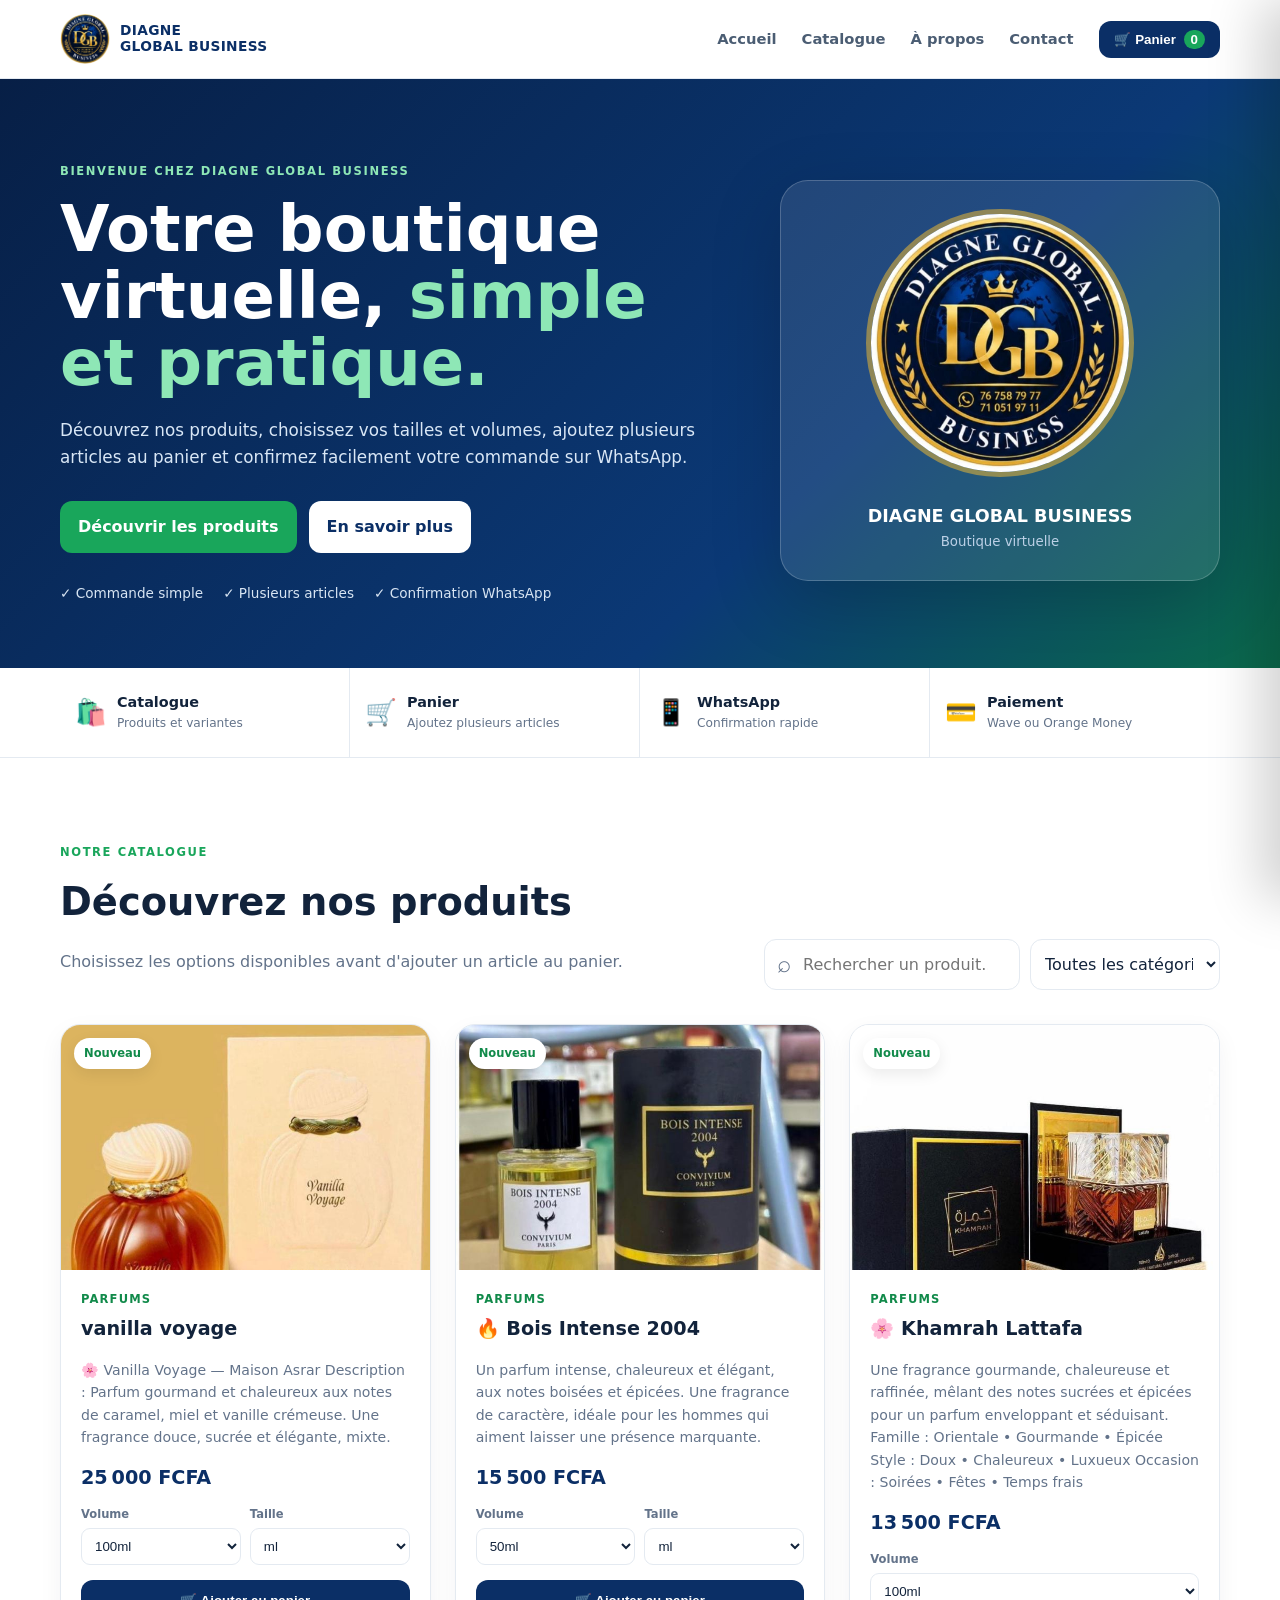
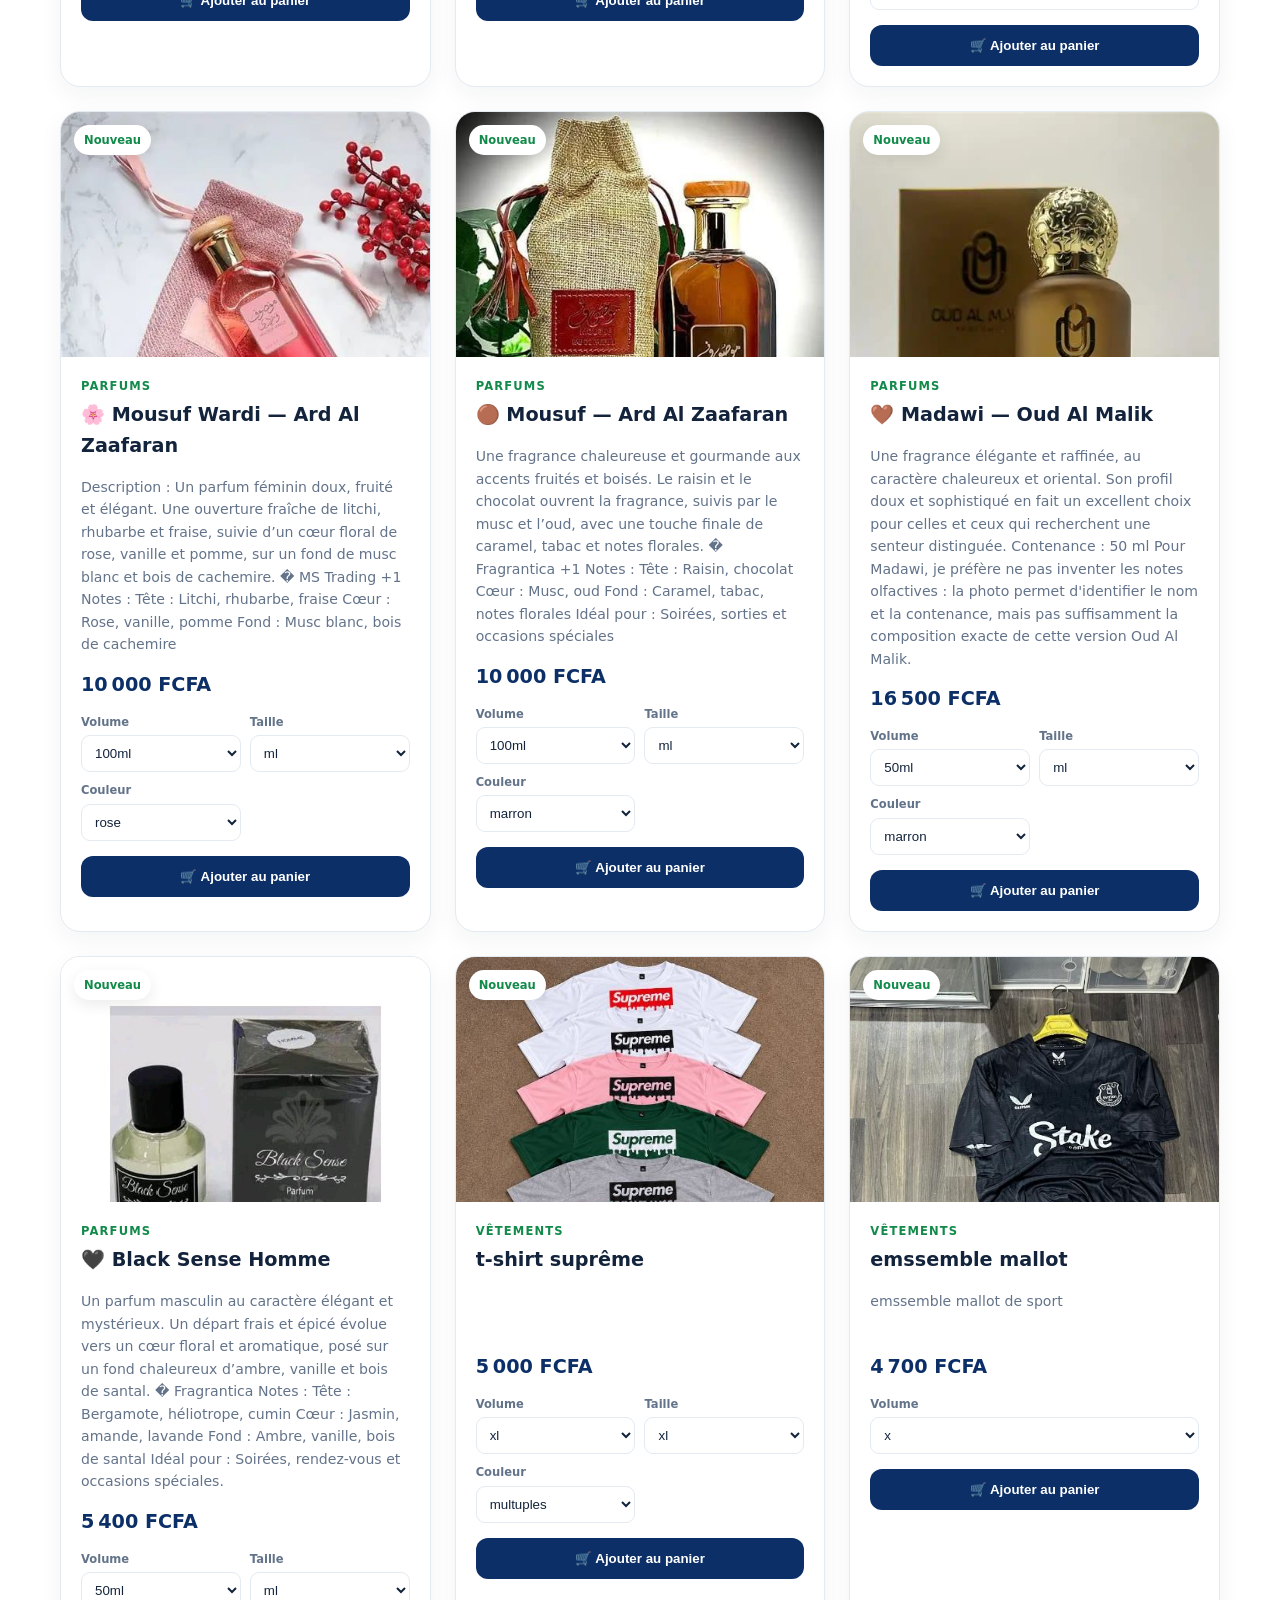
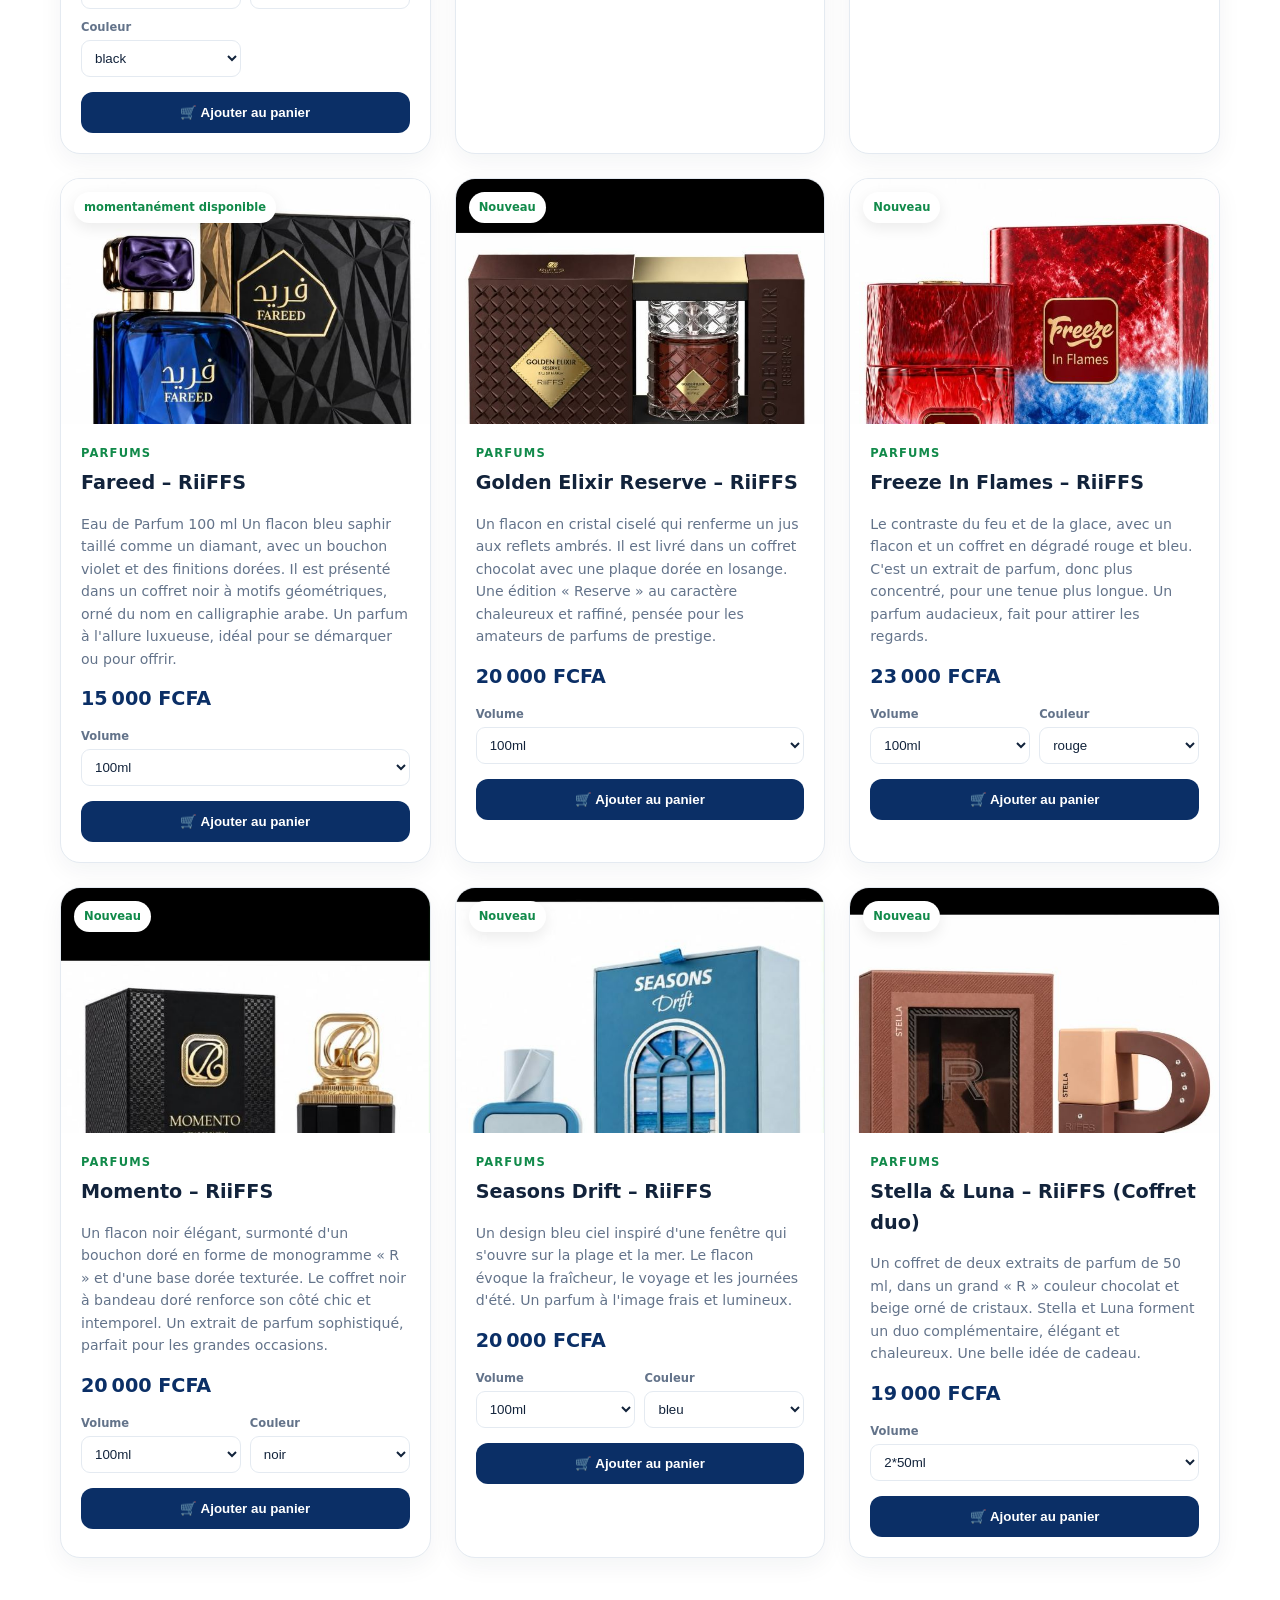
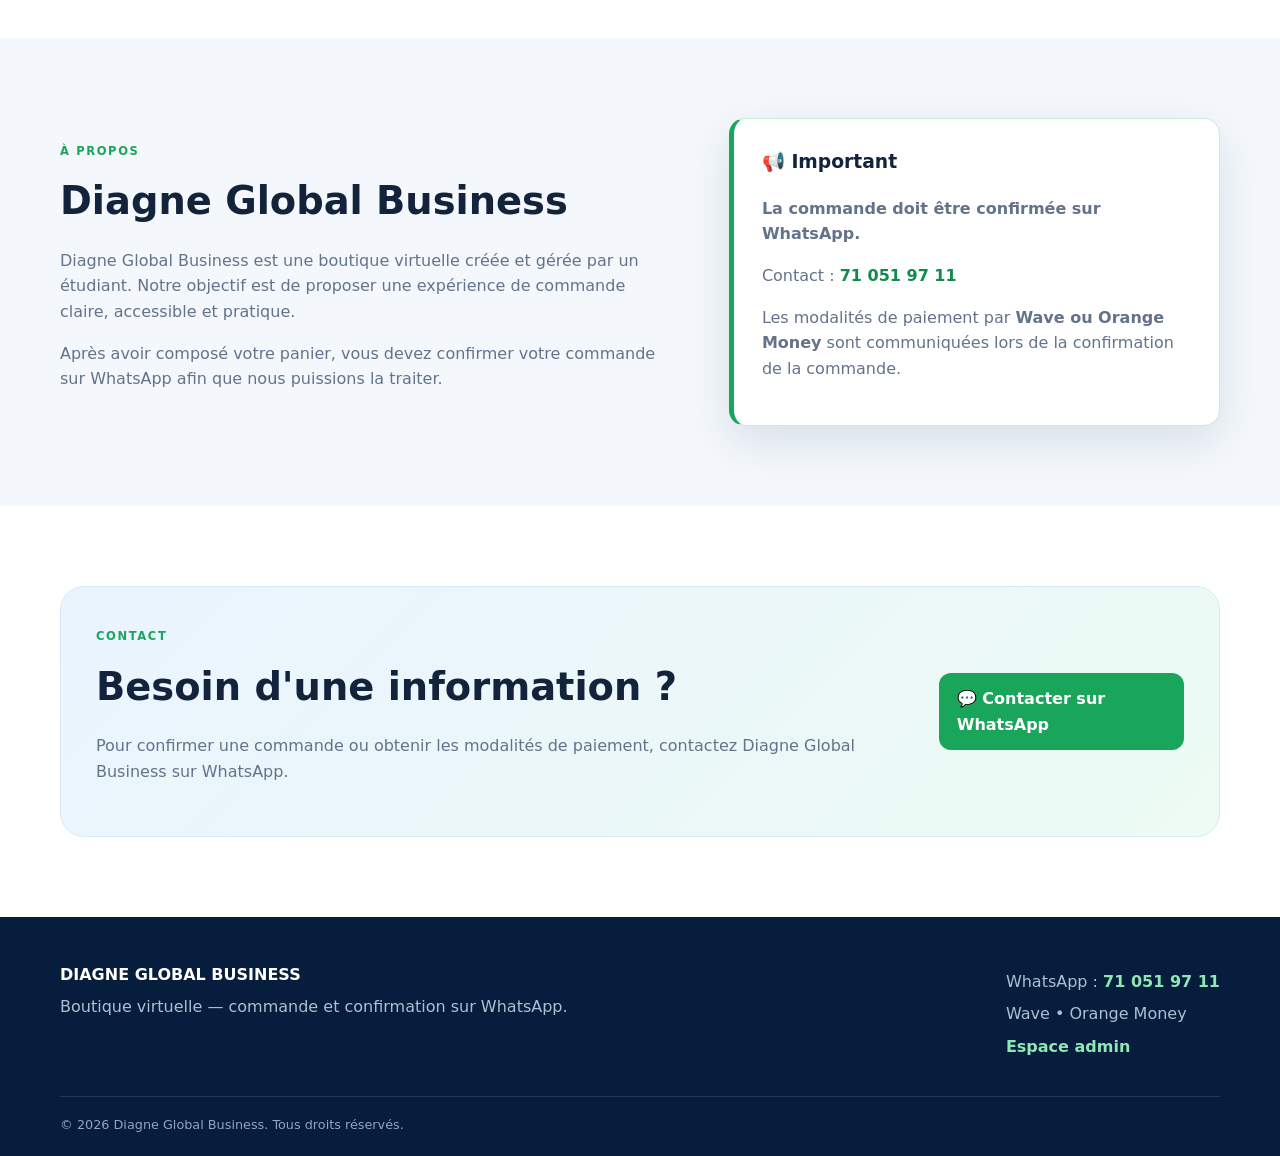
<file: index.html>
<!DOCTYPE html>
<html lang="fr">
<head>
  <meta charset="UTF-8">
  <meta name="viewport" content="width=device-width, initial-scale=1.0">
  <meta name="description" content="Diagne Global Business — boutique virtuelle. Découvrez nos produits, composez votre panier et confirmez votre commande sur WhatsApp.">
  <title>Diagne Global Business | Boutique virtuelle</title>
  <link rel="stylesheet" href="style.css">
</head>
<body>
  <header class="site-header">
    <div class="container nav-wrap">
      <a class="brand" href="#accueil" aria-label="Diagne Global Business - accueil">
        <img src="logo/logo.png" alt="Logo Diagne Global Business">
        <span>DIAGNE <strong>GLOBAL BUSINESS</strong></span>
      </a>
      <nav class="nav" aria-label="Navigation principale">
        <a href="#accueil">Accueil</a>
        <a href="#catalogue">Catalogue</a>
        <a href="#apropos">À propos</a>
        <a href="#contact">Contact</a>
      </nav>
      <button class="cart-button" id="openCartBtn" type="button" aria-label="Ouvrir le panier">
        🛒 <span>Panier</span> <b id="cartCount">0</b>
      </button>
    </div>
  </header>

  <main>
    <section class="hero" id="accueil">
      <div class="container hero-grid">
        <div class="hero-content">
          <span class="eyebrow">BIENVENUE CHEZ DIAGNE GLOBAL BUSINESS</span>
          <h1>Votre boutique virtuelle, <span>simple et pratique.</span></h1>
          <p>Découvrez nos produits, choisissez vos tailles et volumes, ajoutez plusieurs articles au panier et confirmez facilement votre commande sur WhatsApp.</p>
          <div class="hero-actions">
            <a class="btn btn-green" href="#catalogue">Découvrir les produits</a>
            <a class="btn btn-light" href="#apropos">En savoir plus</a>
          </div>
          <div class="hero-points">
            <span>✓ Commande simple</span><span>✓ Plusieurs articles</span><span>✓ Confirmation WhatsApp</span>
          </div>
        </div>
        <div class="hero-card">
          <img src="logo/logo.png" alt="Diagne Global Business">
          <div><strong>DIAGNE GLOBAL BUSINESS</strong><small>Boutique virtuelle</small></div>
        </div>
      </div>
    </section>

    <section class="trust-strip">
      <div class="container trust-grid">
        <div><span>🛍️</span><strong>Catalogue</strong><small>Produits et variantes</small></div>
        <div><span>🛒</span><strong>Panier</strong><small>Ajoutez plusieurs articles</small></div>
        <div><span>📱</span><strong>WhatsApp</strong><small>Confirmation rapide</small></div>
        <div><span>💳</span><strong>Paiement</strong><small>Wave ou Orange Money</small></div>
      </div>
    </section>

    <section class="section" id="catalogue">
      <div class="container">
        <div class="section-heading">
          <div><span class="eyebrow">NOTRE CATALOGUE</span><h2>Découvrez nos produits</h2><p>Choisissez les options disponibles avant d'ajouter un article au panier.</p></div>
          <div class="catalog-tools">
            <label class="search"><span>⌕</span><input id="searchInput" type="search" placeholder="Rechercher un produit..." aria-label="Rechercher un produit"></label>
            <select id="categoryFilter" aria-label="Filtrer par catégorie"><option value="all">Toutes les catégories</option></select>
          </div>
        </div>
        <div id="productsGrid" class="products-grid"></div>
        <p id="emptyProducts" class="empty-state hidden">Aucun produit ne correspond à votre recherche.</p>
      </div>
    </section>

    <section class="section soft" id="apropos">
      <div class="container about-grid">
        <div><span class="eyebrow">À PROPOS</span><h2>Diagne Global Business</h2><p>Diagne Global Business est une boutique virtuelle créée et gérée par un étudiant. Notre objectif est de proposer une expérience de commande claire, accessible et pratique.</p><p>Après avoir composé votre panier, vous devez confirmer votre commande sur WhatsApp afin que nous puissions la traiter.</p></div>
        <div class="notice"><h3>📢 Important</h3><p><strong>La commande doit être confirmée sur WhatsApp.</strong></p><p>Contact : <a href="https://wa.me/221710519711" target="_blank" rel="noopener">71 051 97 11</a></p><p>Les modalités de paiement par <strong>Wave ou Orange Money</strong> sont communiquées lors de la confirmation de la commande.</p></div>
      </div>
    </section>

    <section class="section contact-section" id="contact">
      <div class="container contact-card">
        <div><span class="eyebrow">CONTACT</span><h2>Besoin d'une information ?</h2><p>Pour confirmer une commande ou obtenir les modalités de paiement, contactez Diagne Global Business sur WhatsApp.</p></div>
        <a class="btn btn-green" href="https://wa.me/221710519711" target="_blank" rel="noopener">💬 Contacter sur WhatsApp</a>
      </div>
    </section>
  </main>

  <footer class="footer"><div class="container footer-grid"><div><strong>DIAGNE GLOBAL BUSINESS</strong><p>Boutique virtuelle — commande et confirmation sur WhatsApp.</p></div><div><p>WhatsApp : <a href="https://wa.me/221710519711" target="_blank" rel="noopener">71 051 97 11</a></p><p>Wave • Orange Money</p><p><a href="admin.html" rel="nofollow">Espace admin</a></p></div></div><div class="container copyright">© <span id="year"></span> Diagne Global Business. Tous droits réservés.</div></footer>

  <div class="overlay hidden" id="overlay"></div>
  <aside class="cart-drawer" id="cartDrawer" aria-label="Panier" aria-hidden="true">
    <div class="drawer-head"><div><span class="eyebrow">VOTRE SÉLECTION</span><h2>Mon panier</h2></div><button id="closeCartBtn" class="icon-btn" type="button" aria-label="Fermer">×</button></div>
    <div id="cartItems" class="cart-items"></div>
    <div class="cart-empty" id="cartEmpty"><div>🛒</div><h3>Votre panier est vide</h3><p>Ajoutez des produits pour préparer votre commande.</p></div>
    <div class="cart-footer"><div class="total-row"><span>Total</span><strong id="cartTotal">0 FCFA</strong></div><button class="btn btn-green full" id="checkoutBtn" type="button">Passer la commande</button><button class="btn btn-outline full" id="clearCartBtn" type="button">Vider le panier</button></div>
  </aside>

  <div class="modal hidden" id="checkoutModal" role="dialog" aria-modal="true" aria-labelledby="checkoutTitle">
    <div class="modal-card">
      <button id="closeModalBtn" class="icon-btn modal-close" type="button" aria-label="Fermer">×</button>
      <span class="eyebrow">DERNIÈRE ÉTAPE</span><h2 id="checkoutTitle">Vos informations</h2><p class="muted">Remplissez le formulaire. Votre commande sera préparée pour WhatsApp.</p>
      <form id="checkoutForm" novalidate>
        <div class="form-grid"><label>Nom *<input id="lastName" required></label><label>Prénom *<input id="firstName" required></label></div>
        <label>Téléphone *<input id="phone" type="tel" inputmode="tel" placeholder="77 000 00 00" required></label>
        <label>Lieu de livraison *<input id="deliveryPlace" placeholder="Ex. Dakar, Parcelles Assainies" required></label>
        <label>Adresse / précision de livraison<textarea id="address" rows="3" placeholder="Quartier, point de repère, etc."></textarea></label>
        <div class="form-error" id="formError" role="alert"></div>
        <button class="btn btn-green full" type="submit">💬 Valider ma commande sur WhatsApp</button>
      </form>
    </div>
  </div>

  <div class="toast" id="toast" role="status"></div>
  <script src="produits.js"></script>
  <script src="script.js"></script>
</body>
</html>
</file>
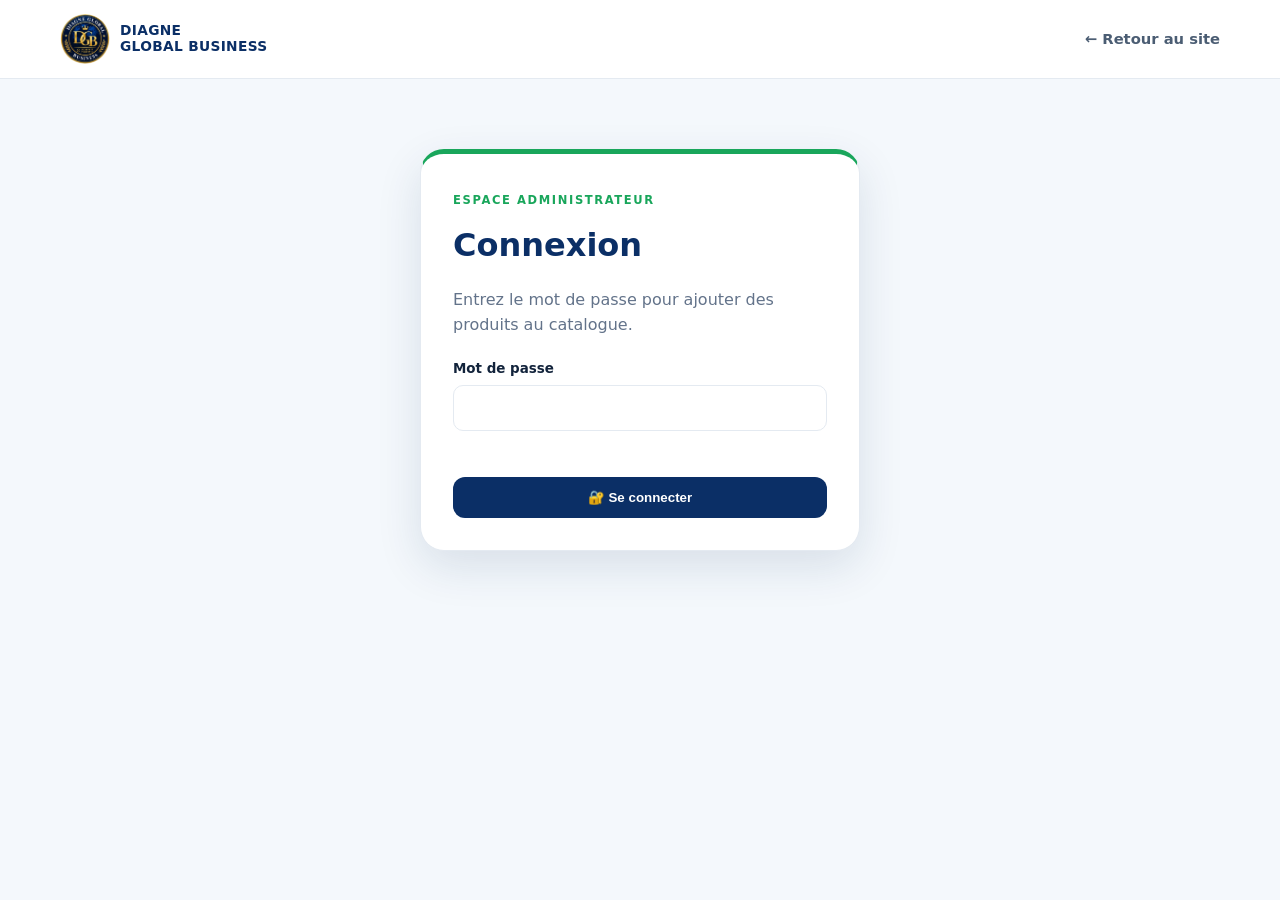
<file: admin.html>
<!DOCTYPE html>
<html lang="fr">
<head>
  <meta charset="UTF-8">
  <meta name="viewport" content="width=device-width, initial-scale=1.0">
  <meta name="robots" content="noindex, nofollow">
  <title>Administration | Diagne Global Business</title>
  <link rel="stylesheet" href="style.css">
  <link rel="stylesheet" href="admin.css">
</head>
<body class="admin-body">
  <header class="site-header">
    <div class="container nav-wrap">
      <a class="brand" href="index.html"><img src="logo/logo.png" alt="Logo"><span>DIAGNE <strong>GLOBAL BUSINESS</strong></span></a>
      <nav class="nav"><a href="index.html">← Retour au site</a></nav>
      <button class="btn btn-outline hidden" id="logoutBtn" type="button">Se déconnecter</button>
    </div>
  </header>

  <!-- CONNEXION -->
  <main class="container login-wrap" id="loginView">
    <div class="login-card">
      <span class="eyebrow">ESPACE ADMINISTRATEUR</span>
      <h1>Connexion</h1>
      <p class="muted">Entrez le mot de passe pour ajouter des produits au catalogue.</p>
      <form id="loginForm" novalidate>
        <label>Mot de passe<input id="password" type="password" autocomplete="current-password" required></label>
        <div class="form-error" id="loginError" role="alert"></div>
        <button class="btn btn-blue full" type="submit">🔐 Se connecter</button>
      </form>
    </div>
  </main>

  <!-- TABLEAU DE BORD -->
  <main class="container admin-grid hidden" id="adminView">
    <section class="admin-card">
      <span class="eyebrow">NOUVEAU PRODUIT</span>
      <h2>Ajouter un produit</h2>
      <form id="productForm" novalidate>
        <label>Nom du produit *<input id="pNom" required></label>
        <div class="form-grid">
          <label>Catégorie *<input id="pCategorie" list="catList" placeholder="Parfums, Vêtements..." required></label>
          <label>Prix (FCFA) *<input id="pPrix" type="number" min="0" step="100" required></label>
        </div>
        <datalist id="catList"></datalist>
        <label>Description<textarea id="pDescription" rows="3"></textarea></label>
        <label>Volumes <small>(séparés par des virgules : 30 ml, 50 ml)</small><input id="pVolumes"></label>
        <label>Tailles <small>(S, M, L, XL)</small><input id="pTailles"></label>
        <label>Couleurs <small>(Blanc, Noir, Bleu)</small><input id="pCouleurs"></label>
        <div class="form-grid">
          <label>Badge<input id="pBadge" placeholder="Nouveau, Populaire..." value="Nouveau"></label>
          <label>Photo<input id="pImage" type="file" accept="image/*"></label>
        </div>
        <img id="imgPreview" class="img-preview hidden" alt="Aperçu de la photo">
        <div class="form-error" id="productError" role="alert"></div>
        <button class="btn btn-green full" type="submit">➕ Ajouter au catalogue</button>
      </form>
    </section>

    <section class="admin-card">
      <span class="eyebrow">CATALOGUE</span>
      <h2>Produits <small id="countLabel"></small></h2>
      <div id="adminList" class="admin-list"></div>
      <div class="admin-note">
        <strong>Important :</strong> les produits ajoutés ici sont enregistrés dans <u>ce navigateur</u> uniquement.
        Pour les publier pour tous les clients, cliquez sur « Exporter produits.js » et remplacez le fichier <code>produits.js</code> du site.
      </div>
      <div class="admin-actions">
        <button class="btn btn-blue" id="exportBtn" type="button">⬇️ Exporter produits.js</button>
      </div>
    </section>
  </main>

  <div class="toast" id="toast" role="status"></div>
  <script src="produits.js"></script>
  <script src="admin.js"></script>
</body>
</html>
</file>
<file: style.css>
:root{--blue:#0b2f66;--blue2:#0e5bb7;--green:#118a4a;--green2:#19a65b;--white:#fff;--ink:#12233b;--muted:#63738a;--line:#e4eaf1;--soft:#f4f8fc;--gold:#d8ad3b;--shadow:0 16px 45px rgba(14,48,89,.12);--radius:20px}
*{box-sizing:border-box}html{scroll-behavior:smooth}body{margin:0;font-family:Inter,system-ui,-apple-system,BlinkMacSystemFont,"Segoe UI",sans-serif;color:var(--ink);background:#fff;line-height:1.6}body.no-scroll{overflow:hidden}a{text-decoration:none;color:inherit}.container{width:min(1160px,92%);margin:auto}.site-header{position:sticky;top:0;z-index:50;background:rgba(255,255,255,.96);backdrop-filter:blur(12px);border-bottom:1px solid var(--line)}.nav-wrap{min-height:78px;display:flex;align-items:center;gap:26px}.brand{display:flex;align-items:center;gap:10px;font-weight:800;color:var(--blue);letter-spacing:.02em}.brand img{width:50px;height:50px;object-fit:cover;border-radius:50%}.brand span{font-size:.86rem;line-height:1.15}.brand strong{display:block}.nav{display:flex;gap:25px;margin-left:auto}.nav a{font-size:.92rem;font-weight:700;color:#4b5d73}.nav a:hover{color:var(--green)}.cart-button{border:0;background:var(--blue);color:#fff;padding:11px 15px;border-radius:12px;font-weight:800;cursor:pointer}.cart-button b{background:var(--green2);padding:2px 7px;border-radius:20px;margin-left:4px}.hero{background:linear-gradient(135deg,#071f46 0%,#0b3976 65%,#0b6b4c 100%);color:#fff;padding:78px 0 64px;overflow:hidden}.hero-grid{display:grid;grid-template-columns:1.2fr .8fr;gap:60px;align-items:center}.eyebrow{font-size:.72rem;font-weight:900;letter-spacing:.14em;color:var(--green2)}.hero .eyebrow{color:#8ee7b6}.hero h1{font-size:clamp(2.35rem,5vw,4.4rem);line-height:1.05;margin:13px 0 20px;max-width:760px}.hero h1 span{color:#8ee7b6}.hero p{max-width:670px;color:#d9e7f6;font-size:1.05rem}.hero-actions{display:flex;gap:12px;flex-wrap:wrap;margin:30px 0}.btn{border:0;border-radius:12px;padding:13px 18px;font-weight:900;cursor:pointer;display:inline-flex;justify-content:center;align-items:center;gap:8px;transition:.2s}.btn:hover{transform:translateY(-2px)}.btn-green{background:var(--green2);color:#fff}.btn-blue{background:var(--blue);color:#fff}.btn-light{background:#fff;color:var(--blue)}.btn-outline{background:#fff;color:var(--blue);border:1px solid var(--line)}.btn:disabled{opacity:.45;cursor:not-allowed;transform:none}.full{width:100%}.hero-points{display:flex;gap:20px;flex-wrap:wrap;color:#d8e5f3;font-size:.85rem}.hero-card{background:rgba(255,255,255,.1);border:1px solid rgba(255,255,255,.2);padding:28px;border-radius:28px;box-shadow:0 20px 70px rgba(0,0,0,.18);text-align:center}.hero-card img{width:min(300px,70%);aspect-ratio:1;object-fit:cover;border-radius:50%;border:5px solid rgba(216,173,59,.6);margin-bottom:18px}.hero-card strong,.hero-card small{display:block}.hero-card strong{font-size:1.1rem}.hero-card small{color:#bcd0e6}.trust-strip{border-bottom:1px solid var(--line);background:#fff}.trust-grid{display:grid;grid-template-columns:repeat(4,1fr)}.trust-grid>div{padding:23px 15px;display:grid;grid-template-columns:auto 1fr;column-gap:10px;align-items:center;border-right:1px solid var(--line)}.trust-grid>div:last-child{border-right:0}.trust-grid span{grid-row:span 2;font-size:1.6rem}.trust-grid strong{font-size:.9rem}.trust-grid small{color:var(--muted);font-size:.76rem}.section{padding:80px 0}.soft{background:var(--soft)}.section-heading{display:flex;justify-content:space-between;align-items:end;gap:30px;margin-bottom:34px}.section-heading h2,.about-grid h2,.contact-card h2{font-size:clamp(1.8rem,3vw,2.7rem);margin:8px 0}.section-heading p,.about-grid p,.contact-card p{color:var(--muted)}.catalog-tools{display:flex;gap:10px;min-width:min(440px,100%)}.search{display:flex;align-items:center;gap:8px;border:1px solid var(--line);border-radius:12px;padding:0 12px;background:#fff;flex:1}.search span{font-size:1.5rem;color:var(--muted)}.search input,.catalog-tools select{border:0;outline:0;background:transparent;padding:12px 4px;width:100%;font:inherit;color:var(--ink)}.catalog-tools select{border:1px solid var(--line);border-radius:12px;width:190px;background:#fff;padding:0 10px}.products-grid{display:grid;grid-template-columns:repeat(3,1fr);gap:24px}.product-card{background:#fff;border:1px solid var(--line);border-radius:var(--radius);overflow:hidden;box-shadow:0 8px 25px rgba(18,35,59,.05);transition:.2s}.product-card:hover{transform:translateY(-5px);box-shadow:var(--shadow)}.product-media{height:245px;background:linear-gradient(135deg,#eaf2fb,#f7fafc);position:relative;display:grid;place-items:center;overflow:hidden}.product-media img{width:100%;height:100%;object-fit:cover}.product-placeholder{display:grid;place-items:center;color:var(--blue);opacity:.75}.product-placeholder span{font-size:4rem}.product-placeholder small{font-weight:800}.badge{position:absolute;top:13px;left:13px;background:#fff;color:var(--green);font-size:.72rem;font-weight:900;padding:6px 10px;border-radius:20px;box-shadow:0 5px 15px rgba(0,0,0,.08)}.product-body{padding:20px}.product-category{font-size:.72rem;text-transform:uppercase;letter-spacing:.1em;color:var(--green);font-weight:900}.product-body h3{margin:5px 0;font-size:1.2rem}.product-body p{color:var(--muted);font-size:.88rem;min-height:48px}.price{font-size:1.2rem;font-weight:900;color:var(--blue);margin:12px 0}.options{display:grid;grid-template-columns:1fr 1fr;gap:9px;margin-bottom:15px}.option-label{font-size:.72rem;font-weight:800;color:var(--muted)}.option-label:only-child{grid-column:1/-1}.option-label select{display:block;width:100%;margin-top:4px;padding:9px;border:1px solid var(--line);border-radius:9px;background:#fff;color:var(--ink)}.about-grid{display:grid;grid-template-columns:1fr .8fr;gap:55px;align-items:center}.notice{background:#fff;border:1px solid #cdebd9;border-left:5px solid var(--green2);border-radius:16px;padding:28px;box-shadow:var(--shadow)}.notice h3{margin-top:0}.notice a{color:var(--green);font-weight:900}.contact-card{background:linear-gradient(135deg,#eaf4ff,#ecfbf3);border:1px solid #d9e8f4;border-radius:24px;padding:35px;display:flex;align-items:center;justify-content:space-between;gap:30px}.footer{background:#071d3e;color:#dce7f2;padding:45px 0 20px}.footer-grid{display:flex;justify-content:space-between;gap:30px}.footer strong{color:#fff}.footer p{color:#aebfd2;margin:7px 0}.footer a{color:#8ee7b6;font-weight:800}.copyright{border-top:1px solid rgba(255,255,255,.12);margin-top:30px;padding-top:18px;font-size:.8rem;color:#91a5bc}.overlay{position:fixed;inset:0;background:rgba(2,15,30,.52);z-index:70}.hidden{display:none!important}.cart-drawer{position:fixed;z-index:80;top:0;right:0;width:min(470px,100%);height:100vh;background:#fff;transform:translateX(100%);transition:.3s;box-shadow:-20px 0 50px rgba(0,0,0,.18);display:flex;flex-direction:column}.cart-drawer.open{transform:translateX(0)}.drawer-head{padding:25px;border-bottom:1px solid var(--line);display:flex;justify-content:space-between;align-items:center}.drawer-head h2{margin:3px 0}.icon-btn{border:0;background:#edf3f9;color:var(--blue);width:38px;height:38px;border-radius:50%;font-size:1.4rem;cursor:pointer}.cart-items{padding:10px 25px;overflow:auto;flex:1}.cart-item{padding:17px 0;border-bottom:1px solid var(--line);display:flex;justify-content:space-between;gap:15px}.cart-item-main{display:grid;gap:2px}.cart-item-main small{color:var(--muted)}.cart-item-main span{font-weight:900;color:var(--blue)}.cart-controls{display:flex;align-items:center;gap:7px}.cart-controls button{width:29px;height:29px;border:1px solid var(--line);background:#fff;border-radius:7px;cursor:pointer}.cart-controls .remove{color:#c53a3a}.cart-empty{text-align:center;padding:50px 30px;color:var(--muted)}.cart-empty div{font-size:3rem}.cart-empty h3{color:var(--ink)}.cart-footer{padding:20px 25px;border-top:1px solid var(--line);display:grid;gap:10px}.total-row{display:flex;justify-content:space-between;font-size:1.15rem;margin-bottom:5px}.total-row strong{color:var(--blue)}.modal{position:fixed;inset:0;z-index:100;background:rgba(2,15,30,.62);display:grid;place-items:center;padding:20px}.modal-card{width:min(560px,100%);max-height:92vh;overflow:auto;background:#fff;border-radius:24px;padding:30px;position:relative;box-shadow:var(--shadow)}.modal-close{position:absolute;right:18px;top:18px}.modal-card h2{margin:8px 0}.muted{color:var(--muted)}form{display:grid;gap:14px;margin-top:20px}form label{display:grid;gap:6px;font-weight:800;font-size:.84rem}form input,form textarea{width:100%;font:inherit;border:1px solid var(--line);border-radius:10px;padding:11px;outline:0}form input:focus,form textarea:focus{border-color:var(--blue2);box-shadow:0 0 0 3px rgba(14,91,183,.08)}.form-grid{display:grid;grid-template-columns:1fr 1fr;gap:12px}.form-error{color:#b72f35;font-size:.85rem;min-height:18px}.toast{position:fixed;z-index:120;left:50%;bottom:25px;transform:translate(-50%,20px);background:#071d3e;color:#fff;padding:12px 18px;border-radius:12px;box-shadow:var(--shadow);opacity:0;pointer-events:none;transition:.25s}.toast.show{opacity:1;transform:translate(-50%,0)}.empty-state{text-align:center;color:var(--muted);padding:25px}
@media(max-width:900px){.nav{display:none}.hero-grid,.about-grid{grid-template-columns:1fr}.hero-card{max-width:480px;margin:auto}.products-grid{grid-template-columns:repeat(2,1fr)}.section-heading{display:block}.catalog-tools{margin-top:20px}.trust-grid{grid-template-columns:repeat(2,1fr)}.trust-grid>div:nth-child(2){border-right:0}.contact-card{display:block}.contact-card .btn{margin-top:15px}}
@media(max-width:600px){.nav-wrap{min-height:68px}.brand img{width:42px;height:42px}.brand span{font-size:.72rem}.cart-button span{display:none}.hero{padding:52px 0}.hero h1{font-size:2.45rem}.hero-actions .btn{width:100%}.products-grid{grid-template-columns:1fr}.trust-grid{grid-template-columns:1fr 1fr}.trust-grid>div{border-bottom:1px solid var(--line)}.catalog-tools{display:grid;grid-template-columns:1fr}.catalog-tools select{width:100%;height:48px}.options{grid-template-columns:1fr}.form-grid{grid-template-columns:1fr}.footer-grid{display:block}.section{padding:58px 0}.product-media{height:260px}.modal-card{padding:24px}.brand{min-width:0}.brand span{white-space:nowrap;overflow:hidden;text-overflow:ellipsis}}
</file>
<file: admin.css>
.admin-body{background:var(--soft);min-height:100vh}
.login-wrap{display:grid;place-items:center;padding:70px 0}
.login-card{width:min(440px,100%);background:#fff;border:1px solid var(--line);border-top:5px solid var(--green2);border-radius:24px;padding:32px;box-shadow:var(--shadow)}
.login-card h1{margin:8px 0;color:var(--blue)}
.admin-grid{display:grid;grid-template-columns:1fr 1fr;gap:24px;padding:40px 0 70px;align-items:start}
.admin-card{background:#fff;border:1px solid var(--line);border-radius:24px;padding:28px;box-shadow:var(--shadow)}
.admin-card h2{margin:6px 0 0;color:var(--blue)}
.admin-card h2 small{color:var(--green);font-size:.9rem}
.admin-card form label small{font-weight:600;color:var(--muted)}
.img-preview{width:100%;max-height:220px;object-fit:cover;border-radius:14px;border:1px solid var(--line)}
.admin-list{display:grid;gap:10px;margin:18px 0;max-height:520px;overflow:auto}
.admin-item{display:flex;align-items:center;gap:12px;padding:10px;border:1px solid var(--line);border-radius:14px;background:#fff}
.admin-item img,.admin-item .thumb{width:54px;height:54px;border-radius:10px;object-fit:cover;background:linear-gradient(135deg,#eaf2fb,#ecfbf3);display:grid;place-items:center;flex:none}
.admin-item div.info{flex:1;min-width:0}
.admin-item strong{display:block;color:var(--blue);white-space:nowrap;overflow:hidden;text-overflow:ellipsis}
.admin-item small{color:var(--muted)}
.tag{font-size:.68rem;font-weight:900;padding:3px 8px;border-radius:20px;background:#e6f6ee;color:var(--green)}
.tag.base{background:#e8f0fb;color:var(--blue2)}
.admin-item .del{border:0;background:#fdecec;color:#c53a3a;border-radius:10px;padding:8px 11px;font-weight:900;cursor:pointer}
.admin-note{background:#eef6ff;border-left:4px solid var(--blue2);border-radius:10px;padding:12px 14px;font-size:.85rem;color:var(--ink)}
.admin-actions{margin-top:14px;display:flex;gap:10px;flex-wrap:wrap}
code{background:#eef3f9;padding:1px 6px;border-radius:6px}
@media(max-width:900px){.admin-grid{grid-template-columns:1fr}}
</file>
